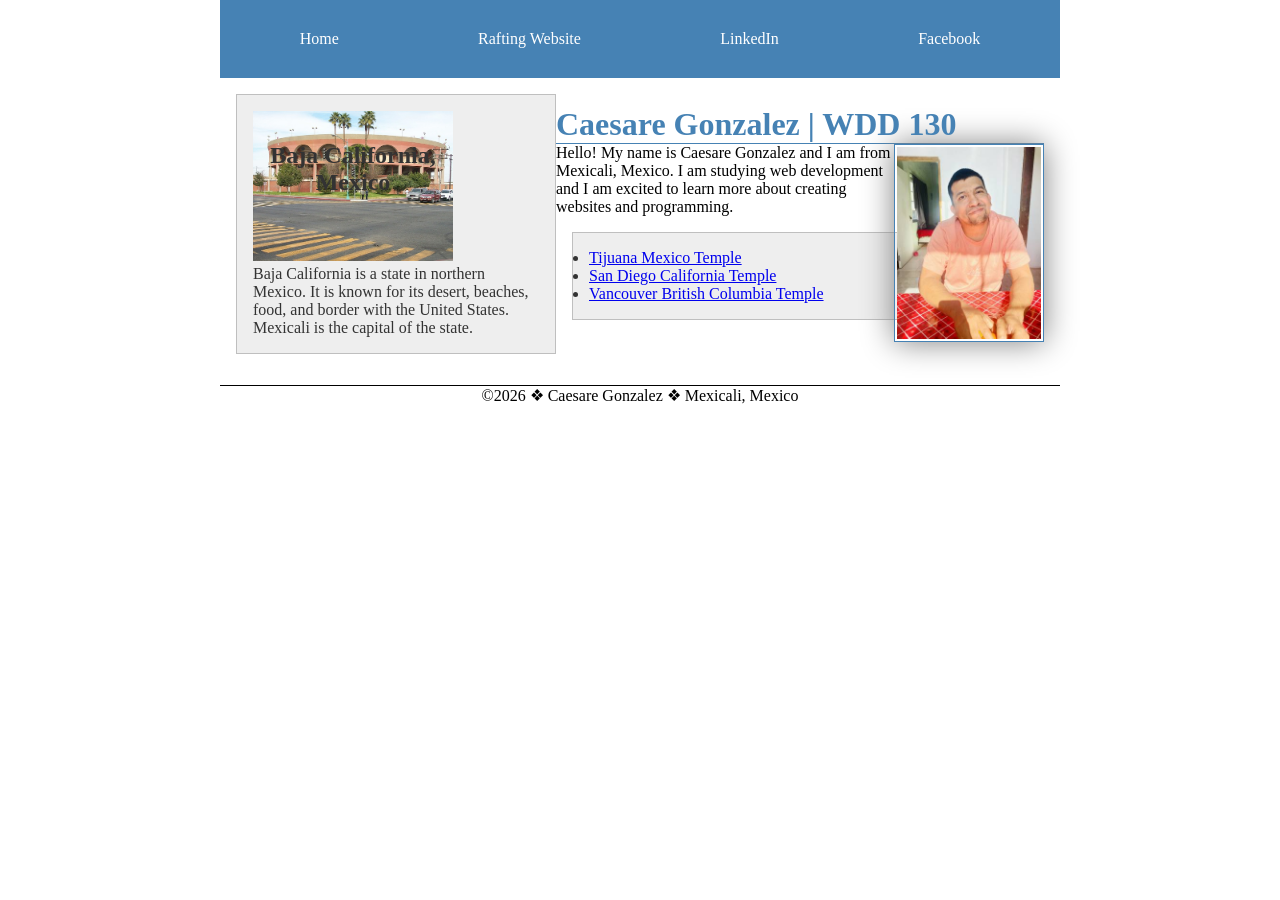
<file: index.html>
<!DOCTYPE html>
<html lang="en">

<head>
    <meta charset="UTF-8">
    <meta name="viewport" content="width=device-width, initial-scale=1.0">
    <title>Caesare Gonzalez | WDD 130</title>
    <meta name="description"
      content="Caesare Gonzalez WDD 130 course home page for web development.">
    <meta name="author" content="Caesare Gonzalez">
    <link rel="stylesheet" href="styles/styles.css">
</head>

<body>

    <header>
        <nav>
            <a href="#">Home</a>
            <a href="wwr/">Rafting Website</a>
            <a href="https://linkedin.com">LinkedIn</a>
            <a href="https://facebook.com">Facebook</a>
        </nav>
    </header>
    <div class="grid">
        <main>
            <h1>Caesare Gonzalez | WDD 130</h1>
            <img src="images/profile.jpg" alt="Profile photo of Caesare Gonzalez" width="200">
            <p>Hello! My name is Caesare Gonzalez and I am from Mexicali, Mexico. I am studying web
                development and I am excited to learn more about creating websites and programming.
            </p>
            <ul class="box">
                <li>
                    <a href="https://www.churchofjesuschrist.org/temples/details/tijuana-mexico-temple?lang=eng"
                      target="_blank">
                        Tijuana Mexico Temple
                    </a>
                </li>
                <li>
                    <a href="https://www.churchofjesuschrist.org/temples/details/san-diego-california-temple?lang=eng"
                      target="_blank">
                        San Diego California Temple
                    </a>
                </li>
                <li>
                    <a href="https://www.churchofjesuschrist.org/temples/details/vancouver-british-columbia-temple?lang=eng"
                      target="_blank">
                        Vancouver British Columbia Temple
                    </a>
                </li>
            </ul>
        </main>
        <aside class="box">

            <h2>Baja California, Mexico</h2>
            <img src="images/mexicali.jpg" alt="Mexicali, Baja California, Mexico">
            <p>Baja California is a state in northern Mexico. It is known for its desert, beaches,
                food,
                and
                border with the United States. Mexicali is the capital of the state.</p>

        </aside>
    </div>
    <footer>
        <p>©2026 ❖ Caesare Gonzalez ❖ Mexicali, Mexico</p>
    </footer>
</body>

</html>
</file>
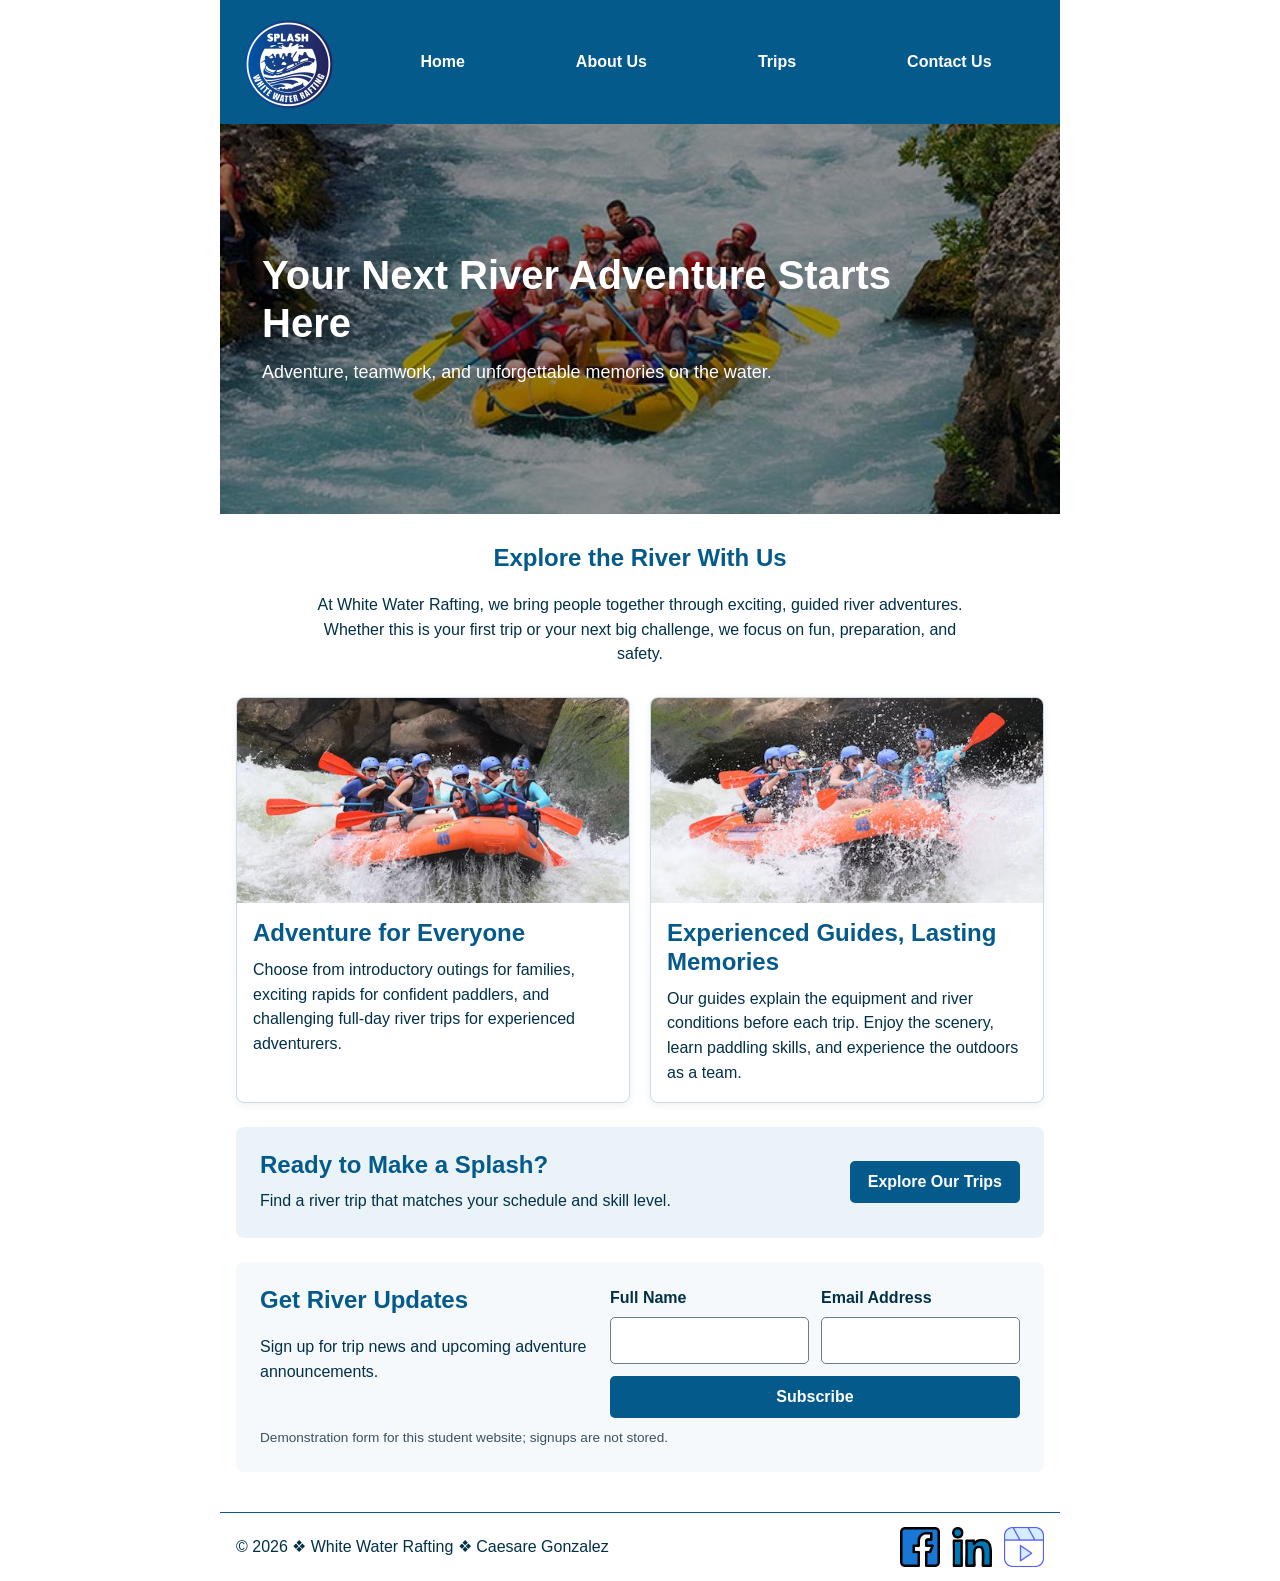
<file: wwr/index.html>
<!DOCTYPE html>
<html lang="en">

<head>
    <meta charset="UTF-8">
    <meta name="viewport" content="width=device-width, initial-scale=1.0">
    <meta name="description"
      content="Discover safe, exciting white water rafting trips for families and adventure seekers. Find your next river adventure.">
    <meta name="author" content="Caesare Gonzalez">
    <title>Home | White Water Rafting</title>
    <link rel="stylesheet" href="styles/rafting.css">
</head>

<body>
    <header class="site-header">
        <a class="brand" href="index.html" aria-label="White Water Rafting home">
            <img src="images/logo.png" alt="White Water Rafting logo" width="100">
        </a>
        <nav class="main-nav" aria-label="Main navigation">
            <a href="index.html">Home</a>
            <a href="about.html">About Us</a>
            <a href="trips.html">Trips</a>
            <a href="contact.html">Contact Us</a>
        </nav>
    </header>
    <main>
        <section class="hero home-hero" aria-labelledby="home-title">
            <img class="hero-image" src="images/hero.jpg"
              alt="Rafting team navigating a white water river">
            <div class="hero-copy">
                <h1 id="home-title">Your Next River Adventure Starts Here</h1>
                <p>Adventure, teamwork, and unforgettable memories on the water.</p>
            </div>
        </section>

        <section class="home-intro" aria-labelledby="welcome-title">
            <h2 id="welcome-title">Explore the River With Us</h2>
            <p>At White Water Rafting, we bring people together through exciting, guided river
                adventures. Whether this is your first trip or your next big challenge, we focus on
                fun, preparation, and safety.</p>
        </section>

        <section class="feature-grid" aria-label="Our purpose and offerings">
            <article class="feature-card">
                <img src="images/rafting2.avif"
                  alt="Guests rafting together over rolling white water" loading="lazy">
                <div class="card-content">
                    <h2>Adventure for Everyone</h2>
                    <p>Choose from introductory outings for families, exciting rapids for confident
                        paddlers, and challenging full-day river trips for experienced adventurers.
                    </p>
                </div>
            </article>
            <article class="feature-card">
                <img src="images/rafting3.avif" alt="Rafting group on a scenic outdoor river"
                  loading="lazy">
                <div class="card-content">
                    <h2>Experienced Guides, Lasting Memories</h2>
                    <p>Our guides explain the equipment and river conditions before each trip. Enjoy
                        the scenery, learn paddling skills, and experience the outdoors as a team.
                    </p>
                </div>
            </article>
        </section>

        <section class="cta" aria-labelledby="trips-action-title">
            <div>
                <h2 id="trips-action-title">Ready to Make a Splash?</h2>
                <p>Find a river trip that matches your schedule and skill level.</p>
            </div>
            <a class="button" href="trips.html">Explore Our Trips</a>
        </section>

        <section class="newsletter" aria-labelledby="newsletter-title">
            <div>
                <h2 id="newsletter-title">Get River Updates</h2>
                <p>Sign up for trip news and upcoming adventure announcements.</p>
            </div>
            <form action="#" method="get">
                <div class="form-field">
                    <label for="newsletter-name">Full Name</label>
                    <input id="newsletter-name" name="name" type="text" autocomplete="name"
                      required>
                </div>
                <div class="form-field">
                    <label for="newsletter-email">Email Address</label>
                    <input id="newsletter-email" name="email" type="email" autocomplete="email"
                      required>
                </div>
                <button type="submit">Subscribe</button>
            </form>
            <p class="form-note">Demonstration form for this student website; signups are not
                stored.</p>
        </section>
    </main>
    <footer class="site-footer">
        <p>© 2026 ❖ White Water Rafting ❖ Caesare Gonzalez</p>
        <nav class="socialmedia" aria-label="Social media">
            <a href="https://facebook.com" aria-label="Facebook"><img src="images/facebook.png"
                  alt="" width="40" height="40" loading="lazy"></a>
            <a href="https://linkedin.com" aria-label="LinkedIn"><img src="images/linkedin.png"
                  alt="" width="40" height="40" loading="lazy"></a>
            <a href="https://instagram.com" aria-label="Instagram"><img src="images/instagram.png"
                  alt="" width="40" height="40" loading="lazy"></a>
        </nav>
    </footer>
</body>

</html>
</file>
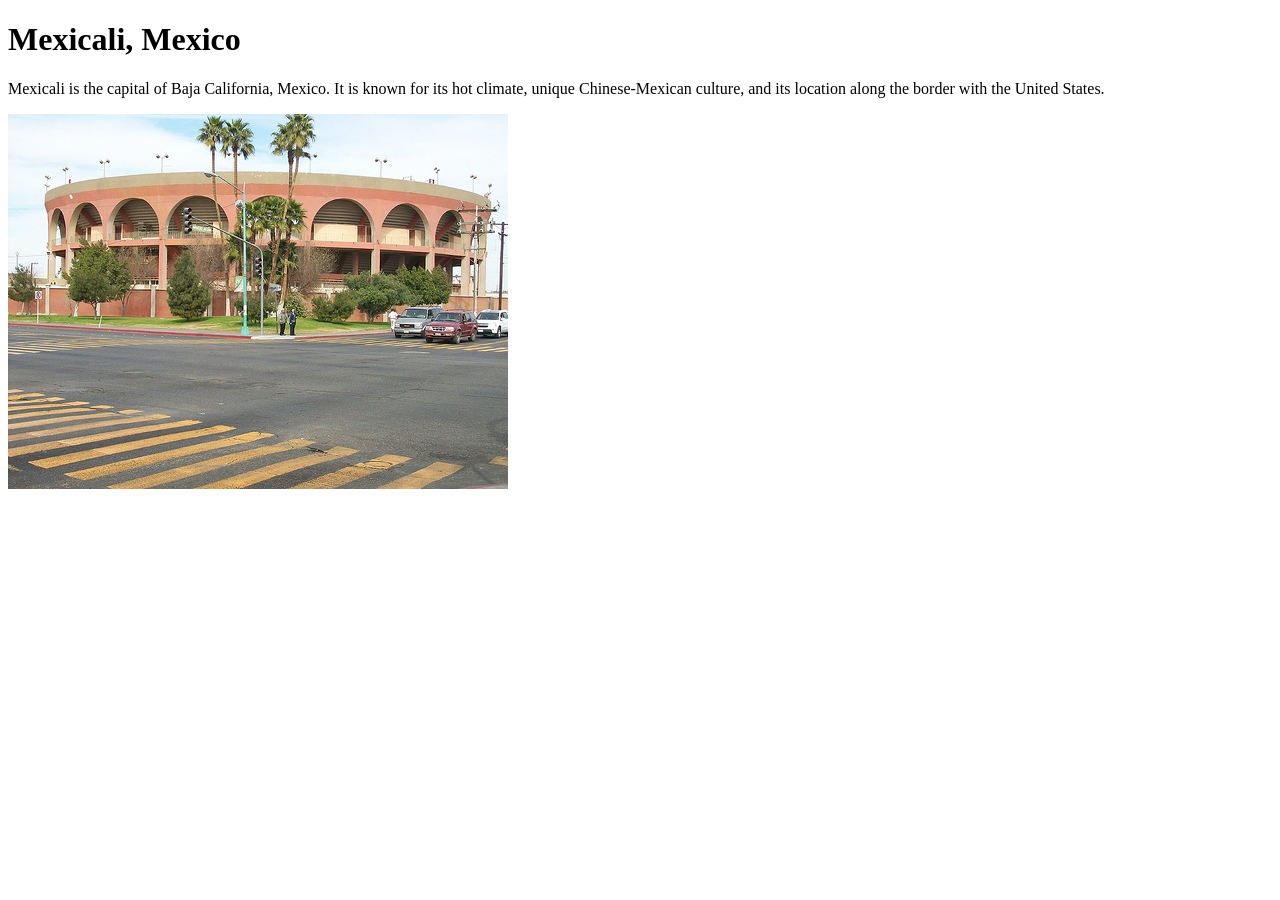
<file: week01/favorite-city.html>
<!DOCTYPE html>
<html lang="en">
<head>
    <meta charset="UTF-8">
    <meta name="viewport" content="width=device-width, initial-scale=1.0">
    <title>My Favorite City</title>
</head>
<body>
  <h1>Mexicali, Mexico</h1>  
  <p>Mexicali is the capital of Baja California, Mexico. It is known for its hot climate, unique Chinese-Mexican culture, and its location along the border with the United States.</p>
<img src="../images/mexicali.jpg" alt="A view of Mexicali, Baja California, Mexico">
</body>
</html>
</file>
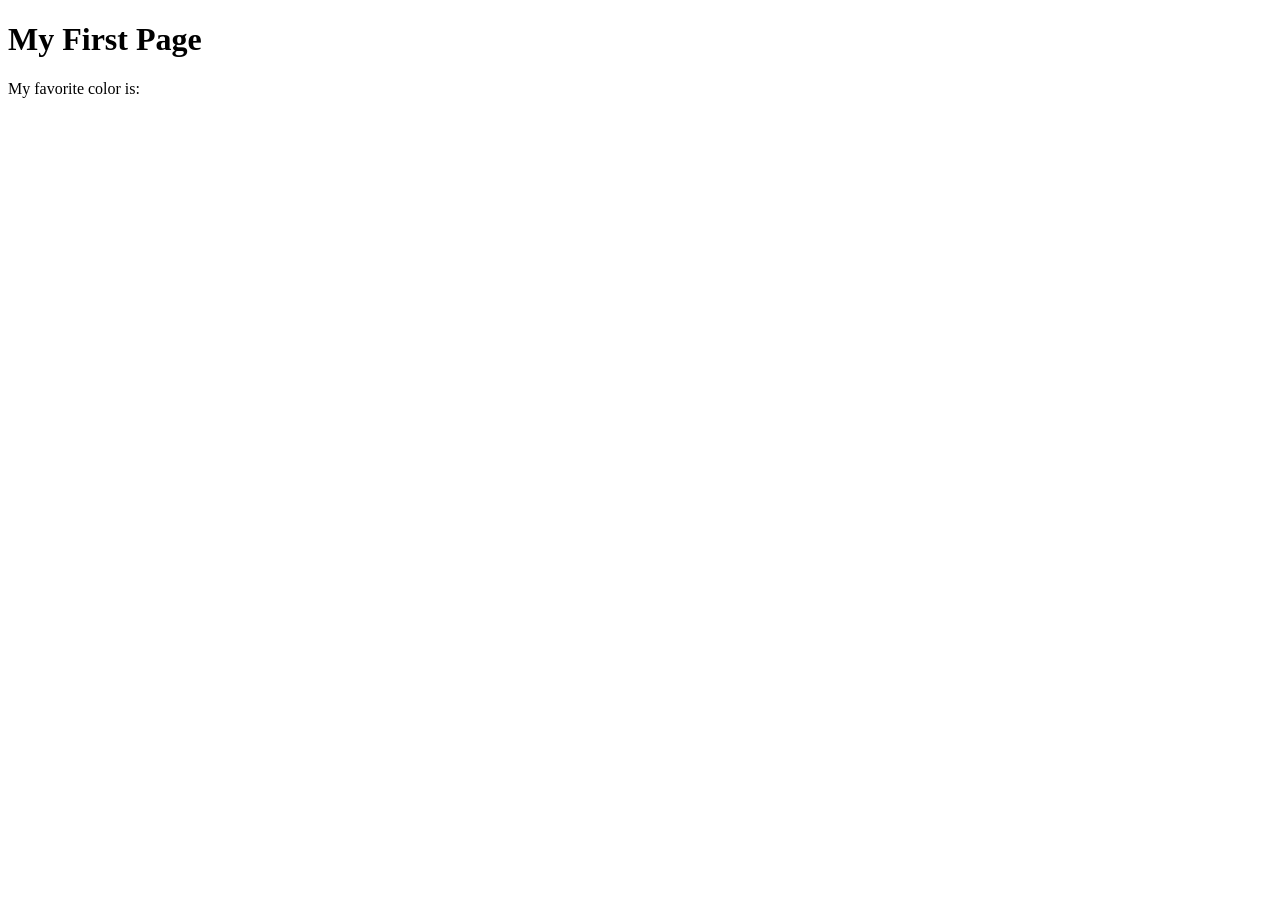
<file: week01/first-page.html>
<!DOCTYPE html>
<html lang="en">
<head>
    <meta charset="UTF-8">
    <meta name="viewport" content="width=device-width, initial-scale=1.0">
    <title>My First Page</title>
</head>
<body>
    <h1>My First Page</h1>
    <p>My favorite color is: </p>
</body>
</html>
</file>
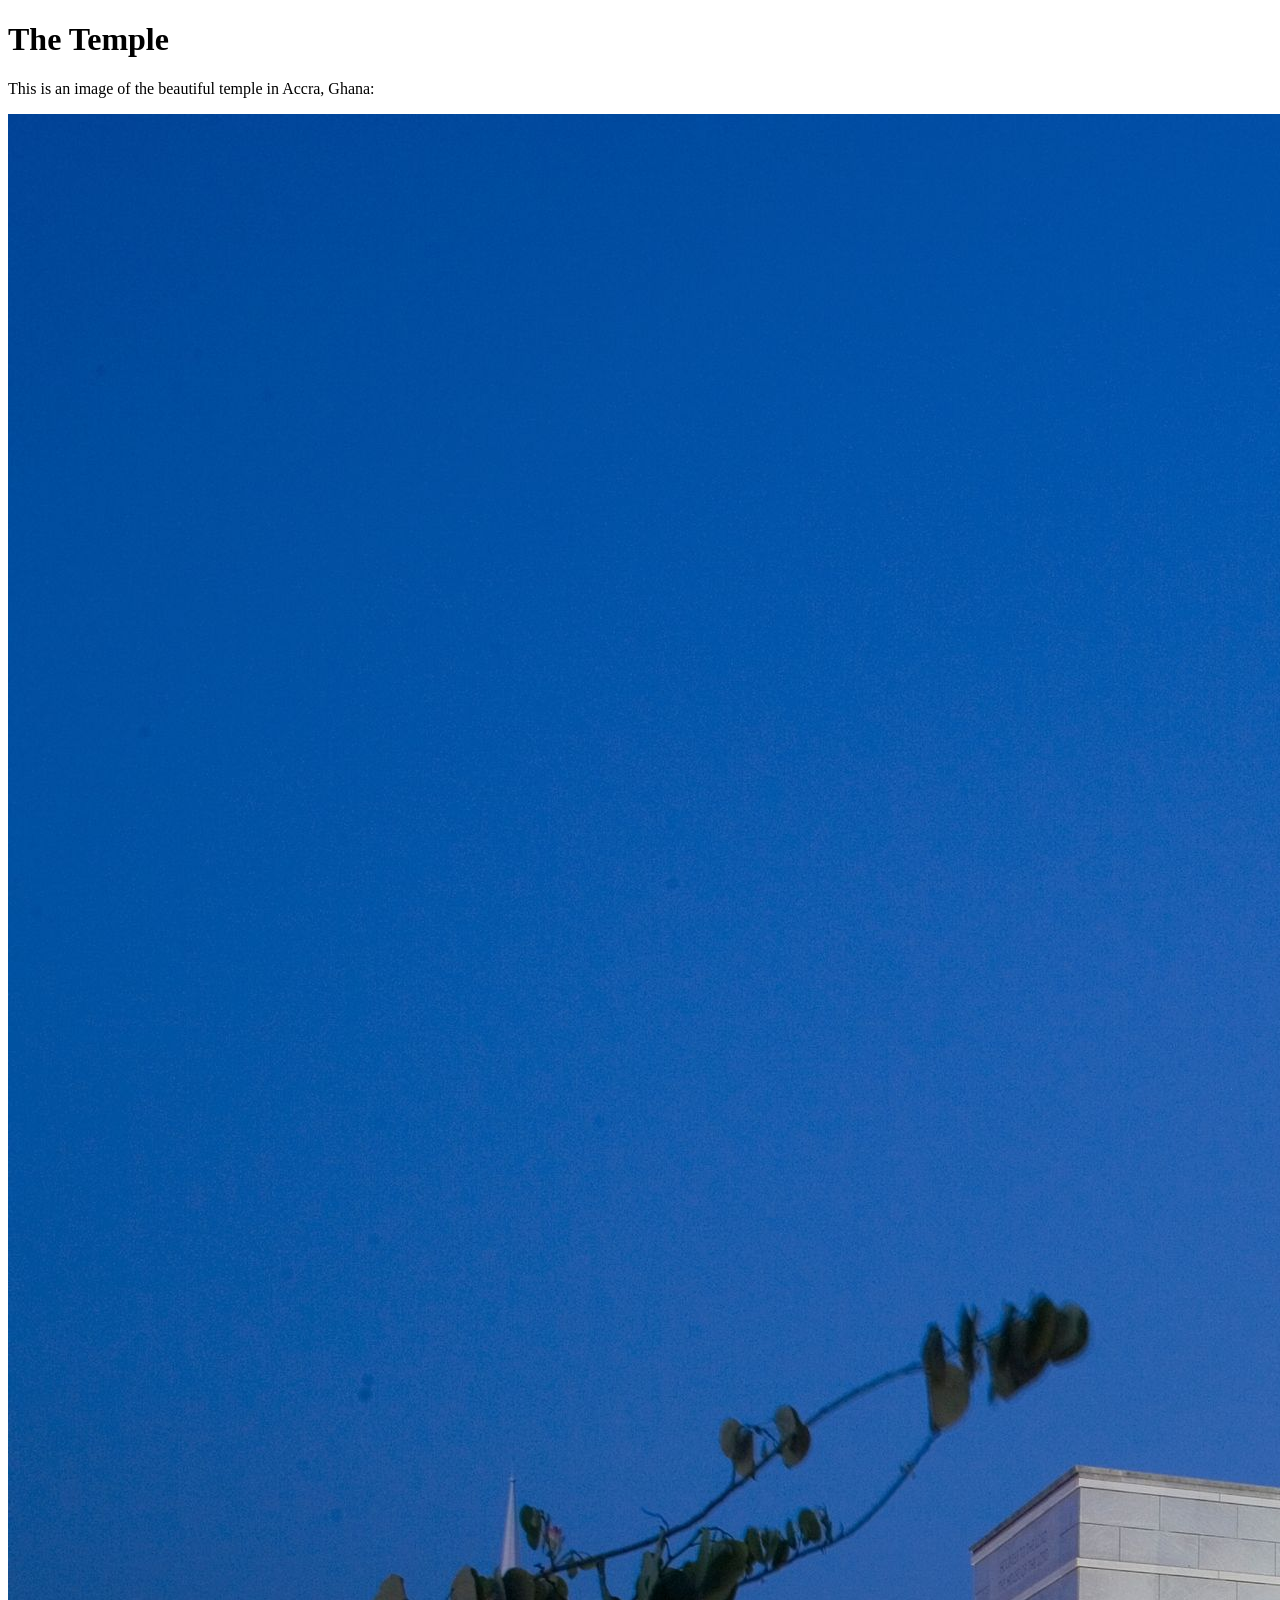
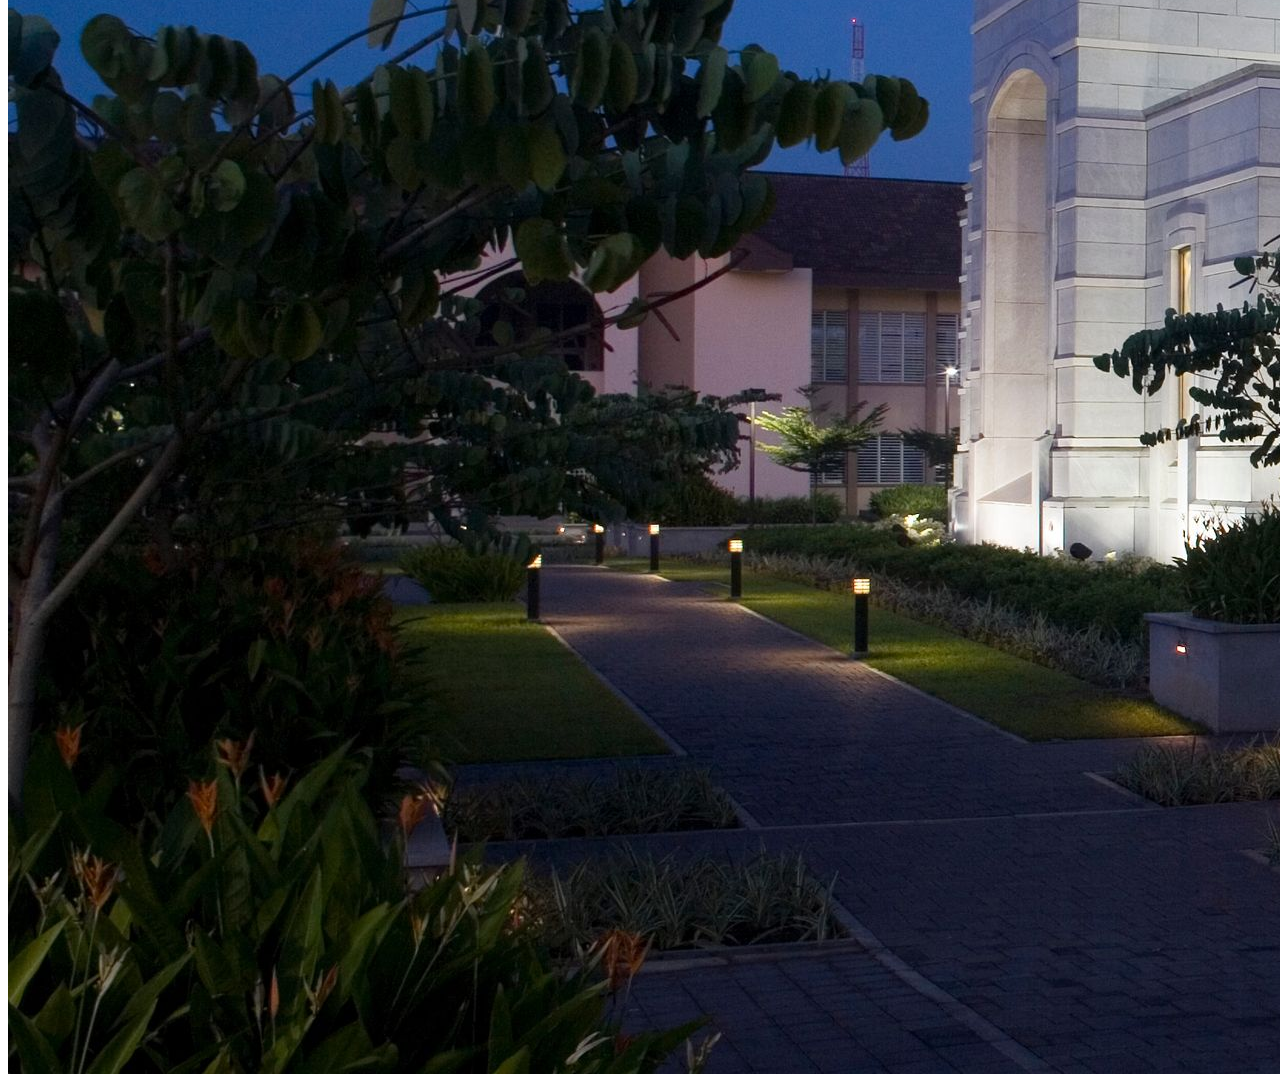
<file: week01/images.html>
<!DOCTYPE html>
<html lang="en">
<head>
    <meta charset="UTF-8">
    <meta name="viewport" content="width=device-width, initial-scale=1.0">
    <title>Temple Image</title>
</head>
<body>
    <h1>The Temple</h1>
    <p>This is an image of the beautiful temple in Accra, Ghana:</p>
    <img src="images/temple-large.jpeg" alt="The Accra Ghana Temple">
    
</body>
</html>
</file>
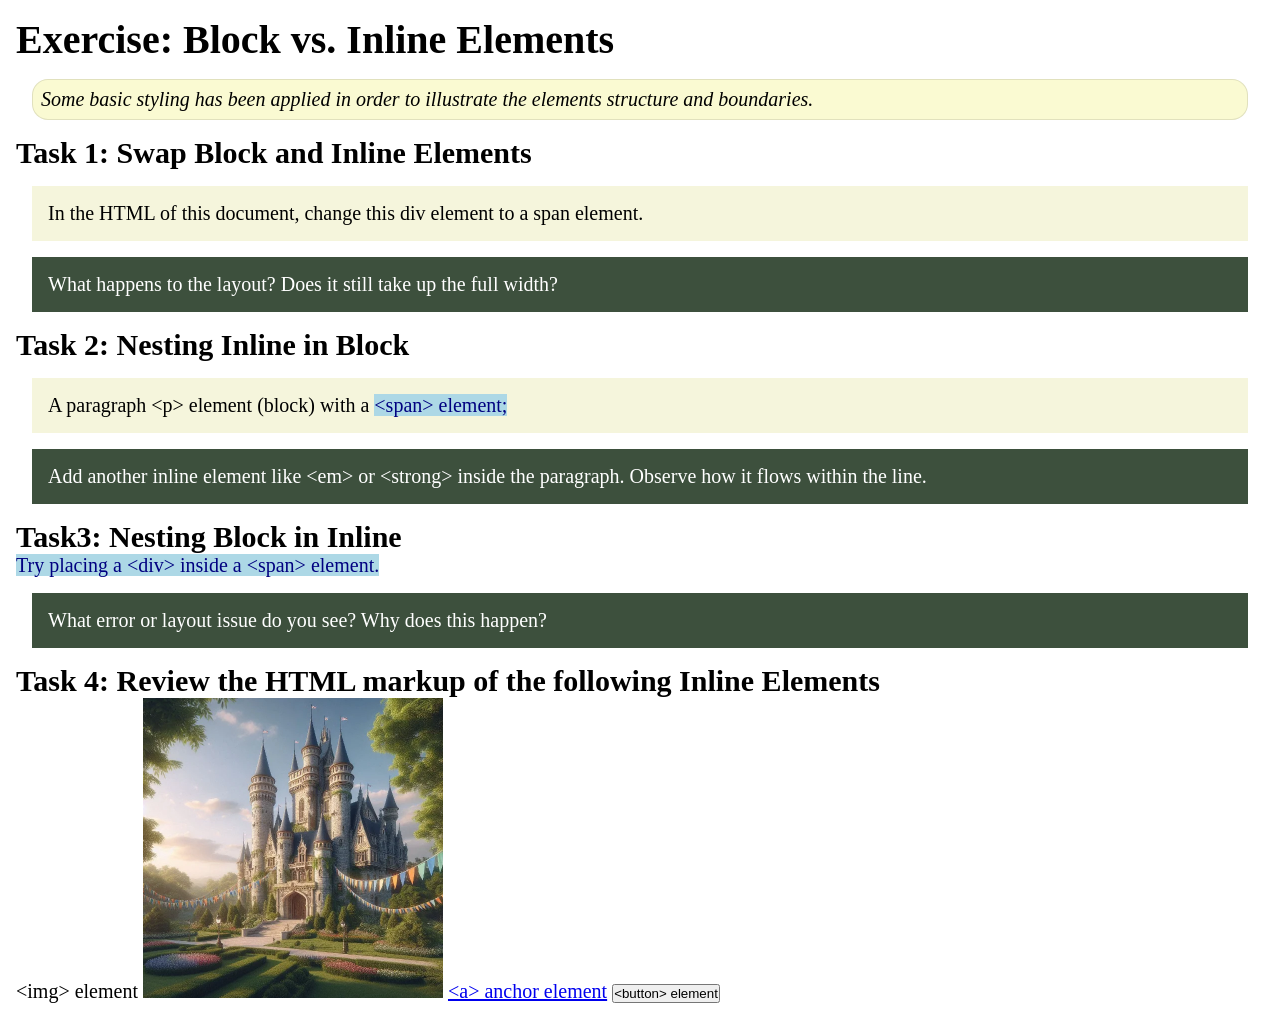
<file: week02/block-vs-inline.html>
<!DOCTYPE html>
<html lang="en">

<head>
    <meta charset="UTF-8">
    <meta name="viewport" content="width=device-width, initial-scale=1.0">
    <title>Exercise: Block vs. Inline Elements</title>
    <link rel="stylesheet" href="styles/block-vs-inline.css">
</head>

<body>
    <main>
        <h1>Exercise: Block vs. Inline Elements</h1>
        <p class="note">Some basic styling has been applied in order to illustrate the elements structure and
            boundaries.</p>

        <h2>Task 1: Swap Block and Inline Elements</h2>
        <div>In the HTML of this document, change this div element to a span element.</div>

        <p class="question">What happens to the layout? Does it still take up the full width?</p>

        <h2>Task 2: Nesting Inline in Block</h2>
        <p>A paragraph &lt;p&gt; element (block) with a <span>&lt;span&gt; element;</span></p>
        <p class="question">Add another inline element like &lt;em&gt; or &lt;strong&gt; inside the paragraph. Observe
            how it flows within the line.</p>

        <h2>Task3: Nesting Block in Inline</h2>
        <span>Try placing a &lt;div&gt; inside a &lt;span&gt; element.</span>
            <p class="question">What error or layout issue do you see? Why does this happen?</p>


            <h2>Task 4: Review the HTML markup of the following Inline Elements</h2>
        &lt;img&gt; element
        <img src="images/castle.webp" alt="placeholder image (images are inline)" width="300" height="300">
        <a href="https://churchofjesuschrist.org">&lt;a&gt; anchor element</a>
        <button type="button">&lt;button&gt; element</button>
    </main>
</body>

</html>
</file>
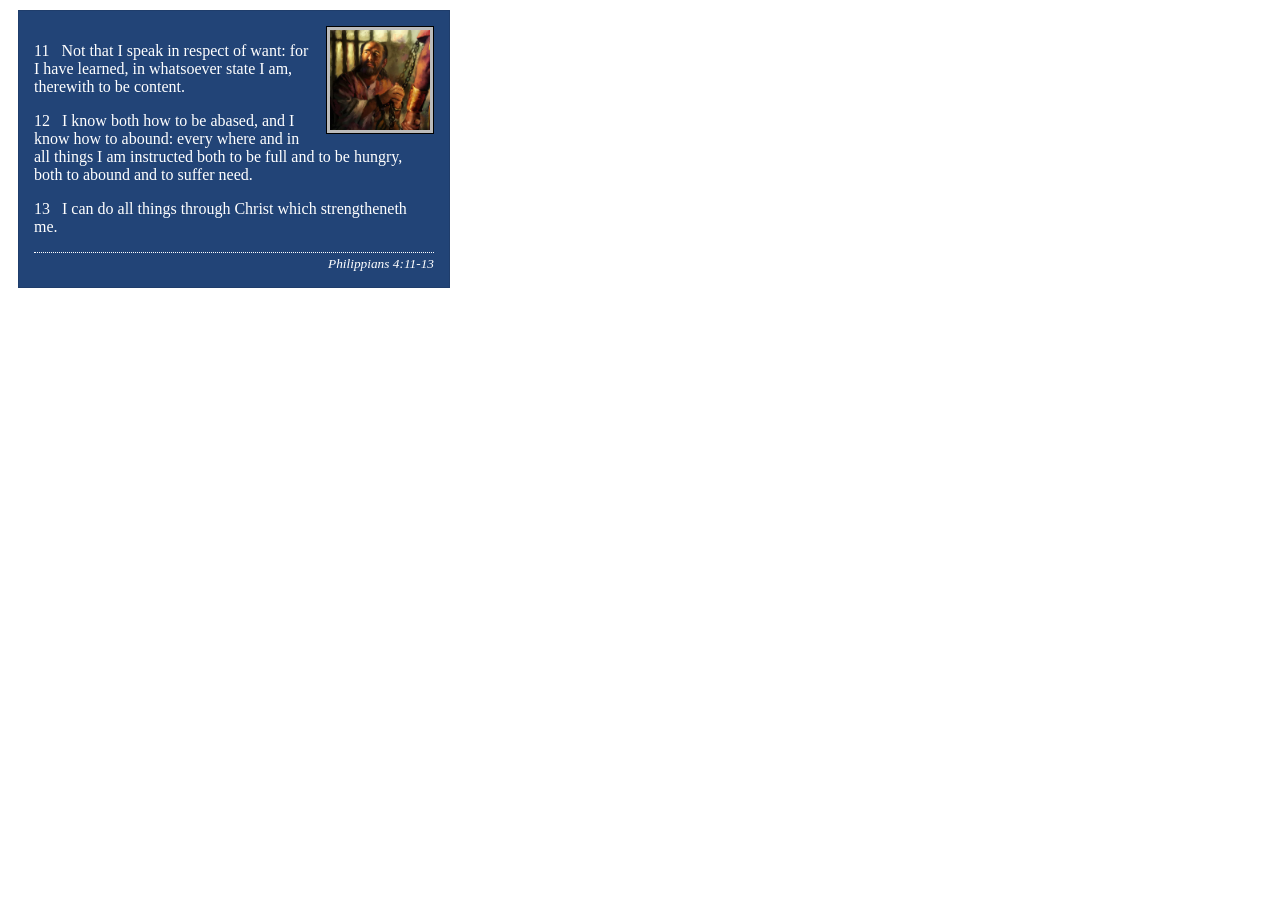
<file: week02/box-model-solution.html>
<!DOCTYPE html>
<html lang="en">
<head>
    <meta charset="UTF-8">
    <meta name="viewport" content="width=device-width, initial-scale=1.0">
    <title>Box Model Activity</title>
    <link rel="stylesheet" href="styles/box-model-solution.css">
</head>
<body>
    <main>
        <div class="callout">
            <img src="images/apostle-paul-imprisoned.webp" alt="Paul the Apostle - Imprisoned in Rome" width="200" height="200">
            <blockquote>
                <p>11 &nbsp; Not that I speak in respect of want: for I have learned, in whatsoever state I am, therewith to be content.</p>
                <p>12 &nbsp; I know both how to be abased, and I know how to abound: every where and in all things I am instructed both to be full and to be hungry, both to abound and to suffer need.</p>
                <p>13 &nbsp; I can do all things through Christ which strengtheneth me.</p>
            </blockquote>
            <cite>Philippians 4:11-13</cite>
        </div>
    </main>
</body>
</html>
</file>
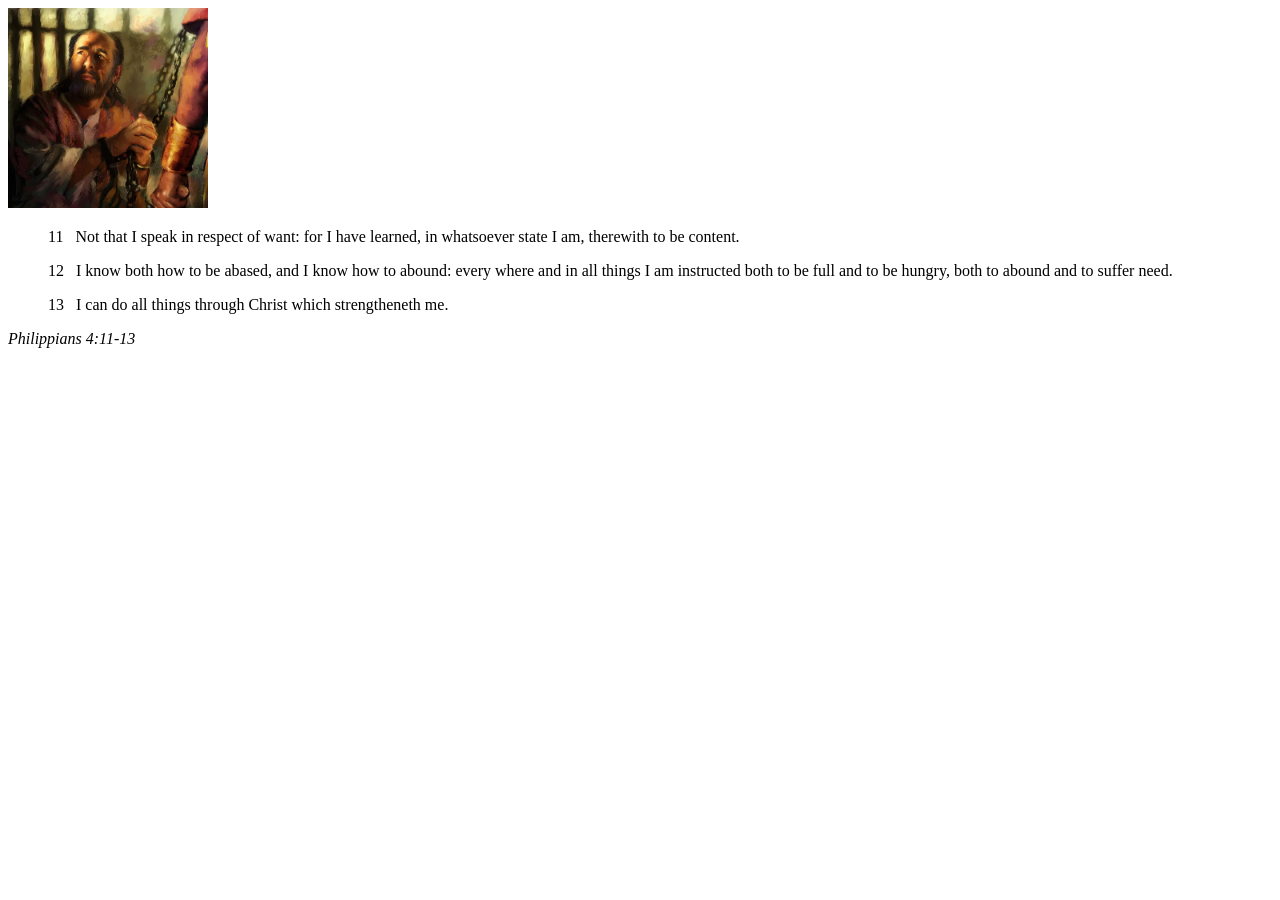
<file: week02/box-model.html>
<!DOCTYPE html>
<html lang="en">
<head>
    <meta charset="UTF-8">
    <meta name="viewport" content="width=device-width, initial-scale=1.0">
    <title>Box Model Activity</title>
</head>
<body>
    <main>
        <div class="callout">
            <img src="images/apostle-paul-imprisoned.webp" alt="Paul the Apostle - Imprisoned in Rome" width="200" height="200">
            <blockquote>
                <p>11 &nbsp; Not that I speak in respect of want: for I have learned, in whatsoever state I am, therewith to be content.</p>
                <p>12 &nbsp; I know both how to be abased, and I know how to abound: every where and in all things I am instructed both to be full and to be hungry, both to abound and to suffer need.</p>
                <p>13 &nbsp; I can do all things through Christ which strengtheneth me.</p>
            </blockquote>
            <cite>Philippians 4:11-13</cite>
        </div>
    </main>
</body>
</html>
</file>
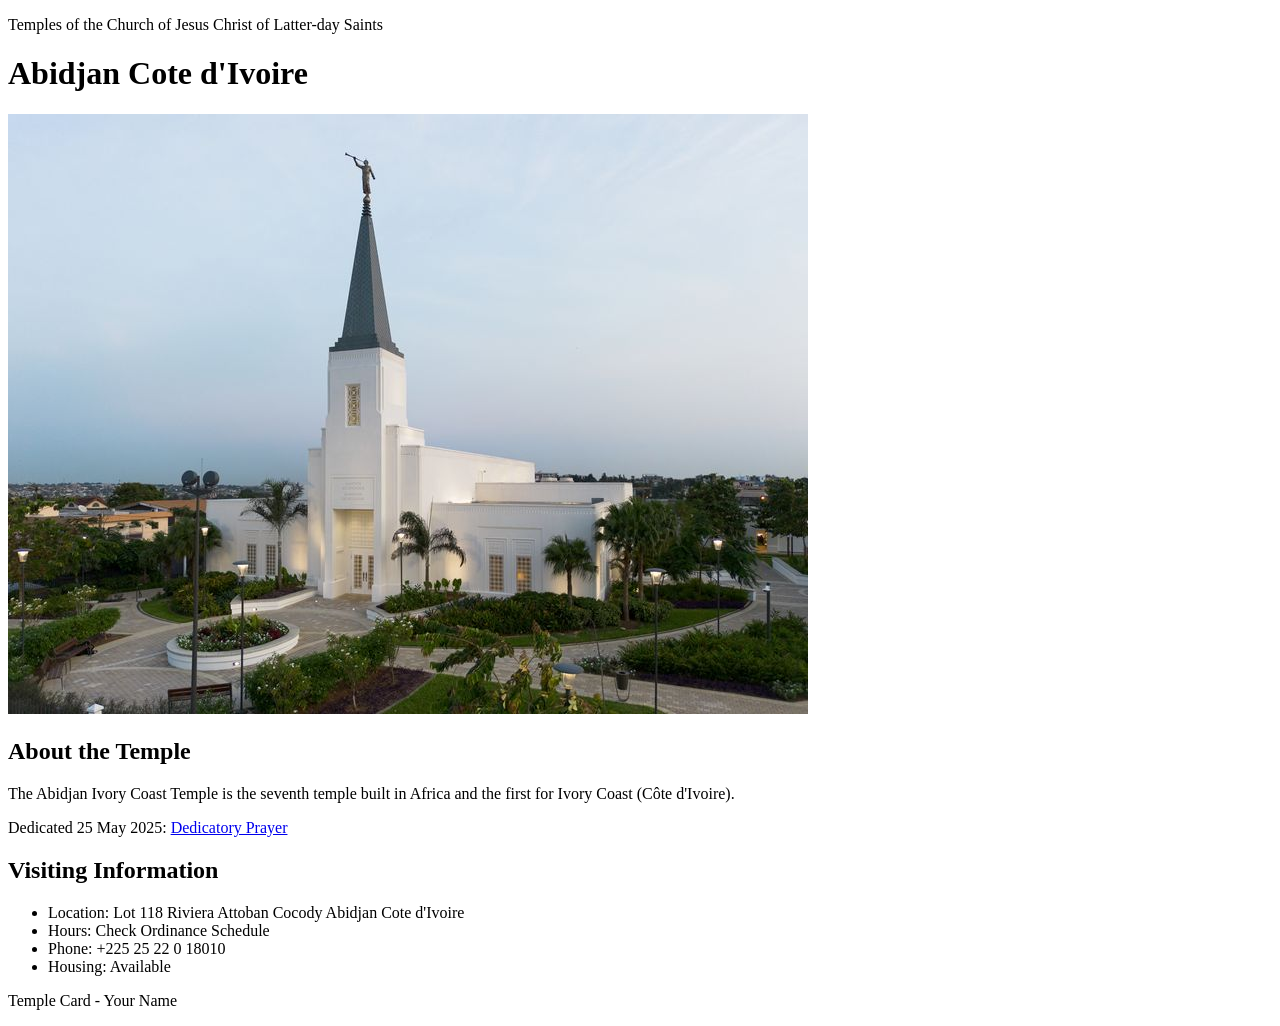
<file: week02/temple.html>
<!DOCTYPE html>
<html lang="en">

<head>
    <meta charset="UTF-8">
    <meta name="viewport" content="width=device-width, initial-scale=1.0">
    <title>Temple Card - Abidjan Cote d'Ivoire</title>
</head>

<body>
    <header>
        <p>Temples of the Church of Jesus Christ of Latter-day Saints</p>
    </header>
    <main>
        <h1>Abidjan Cote d'Ivoire</h1>
        <picture>
            <img src="images/abidjan-ivory-coast.jpeg" alt="Abidjan Cote d'Ivoire Temple">
        </picture>
        <section>
            <h2>About the Temple</h2>
            <p>The Abidjan Ivory Coast Temple is the seventh temple built in Africa and the first for Ivory Coast (Côte
                d'Ivoire).</p>
            <p>Dedicated 25 May 2025: <a
                    href="https://www.churchofjesuschrist.org/temples/dedicatory-prayer/abidjan-ivory-coast-temple/2025-05-25?lang=eng"
                    target="_blank" rel="noopener noreferrer">Dedicatory Prayer</a></p>
        </section>
        <section>
            <h2>Visiting Information</h2>
            <ul>
                <li>Location: Lot 118 Riviera Attoban Cocody Abidjan Cote d'Ivoire</li>
                <li>Hours: Check Ordinance Schedule</li>
                <li>Phone: +225 25 22 0 18010</li>
                <li>Housing: Available</li>
            </ul>
        </section>
    </main>
    <footer>
        <p>Temple Card - Your Name</p>
    </footer>
</body>

</html>
</file>
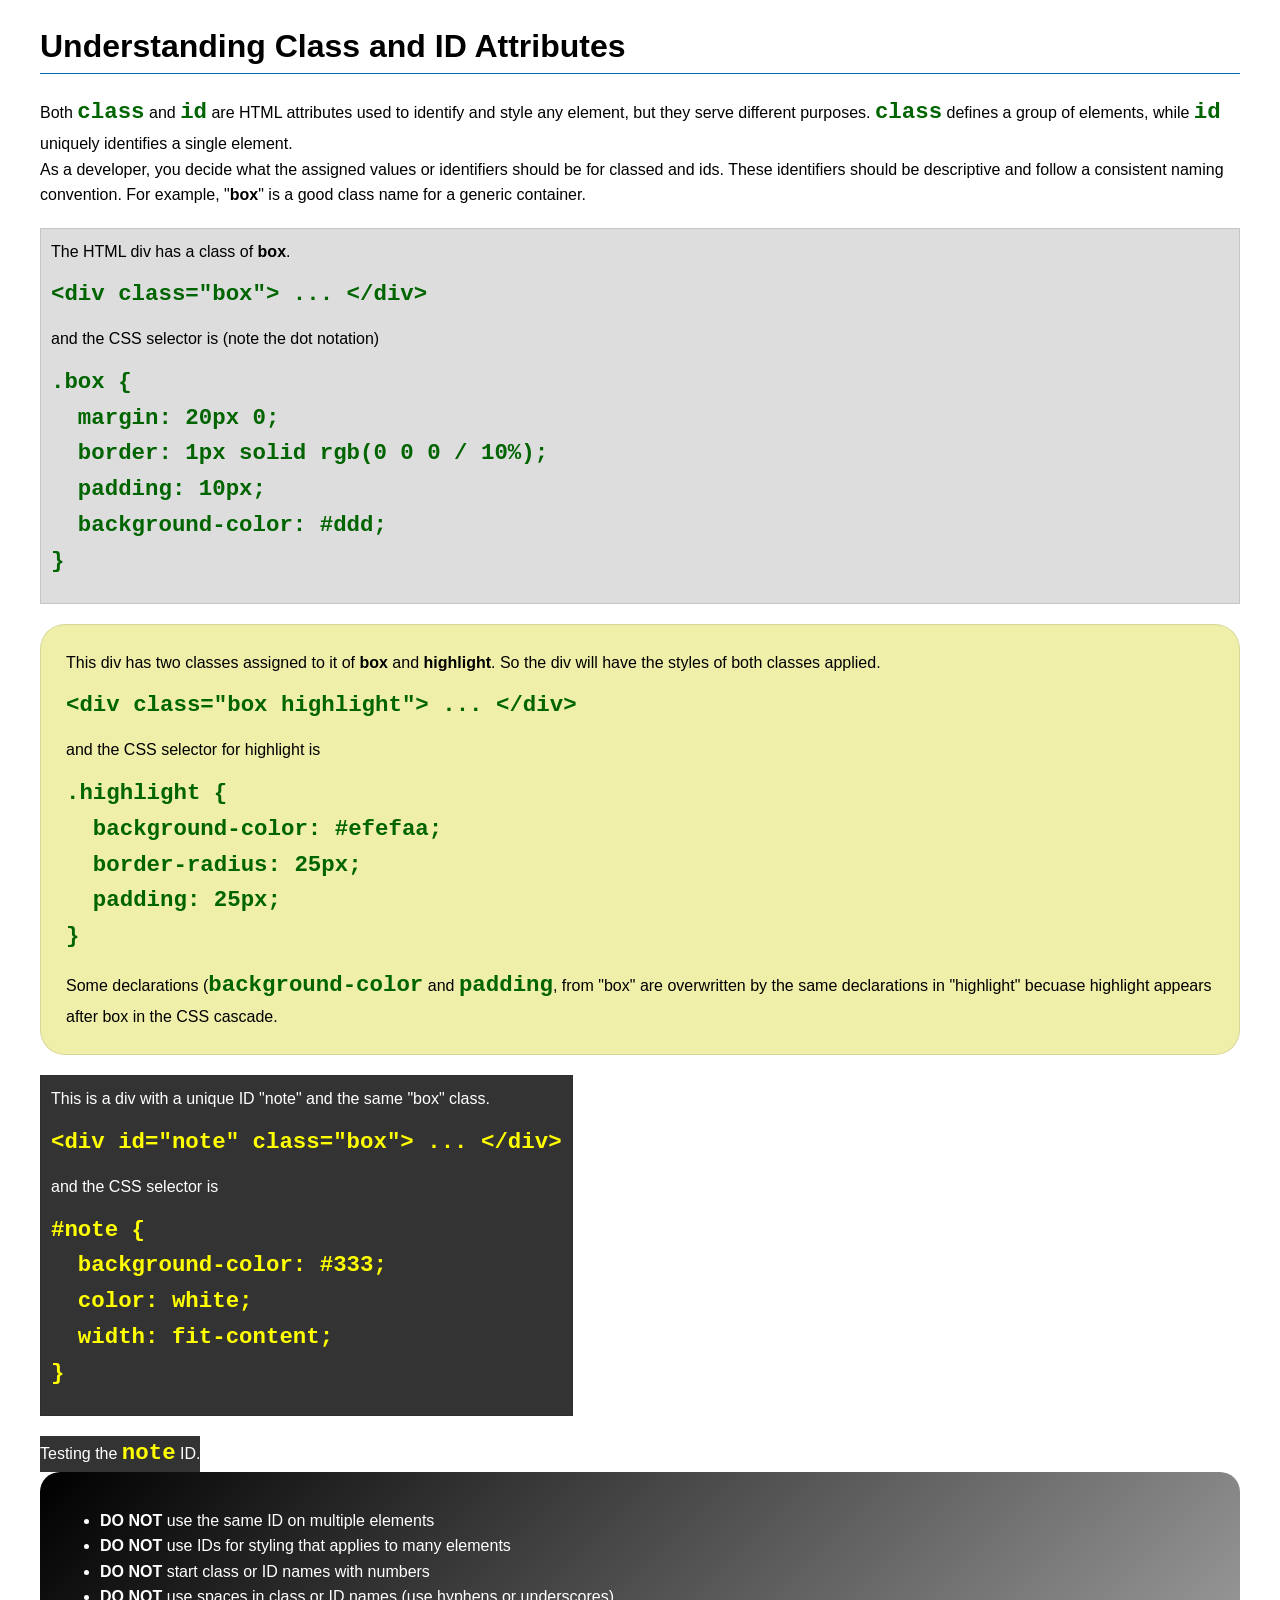
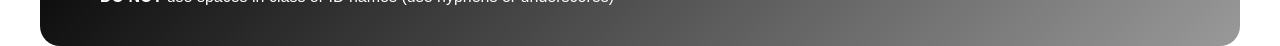
<file: week03/class-and-id.html>
<!DOCTYPE html>
<html lang="en">

<head>
    <meta charset="UTF-8">
    <meta name="viewport" content="width=device-width, initial-scale=1.0">
    <title>Class vs ID Attributes</title>
    <link rel="stylesheet" href="styles/class-and-id.css">
</head>

<body>
    <h1>Understanding Class and ID Attributes</h1>
    <p>Both <code>class</code> and <code>id</code> are HTML attributes used to identify and style any element, but they
        serve different purposes. <code>class</code> defines a group of elements, while <code>id</code> uniquely
        identifies a single element.</p>
    <p>As a developer, you decide what the assigned values or identifiers should be for classed and ids. These
        identifiers should be
        descriptive and follow a consistent naming convention. For example, "<strong>box</strong>" is a good class name
        for a generic container.</p>
    <div class="box">
        <p>The HTML div has a class of <strong>box</strong>.</p>
        <pre><code class="html">&lt;div class="box"&gt; ... &lt;/div&gt;</code></pre>
        and the CSS selector is (note the dot notation)
        <pre><code class="css">.box {
  margin: 20px 0;
  border: 1px solid rgb(0 0 0 / 10%);
  padding: 10px;
  background-color: #ddd; 
}</code></pre>
    </div>

    <div class="box highlight">
        <p>This div has two classes assigned to it of <strong>box</strong> and <strong>highlight</strong>. So the div
            will have the styles of both classes applied.</p>
        <pre><code class="html">&lt;div class="box highlight"&gt; ... &lt;/div&gt;</code></pre>
        and the CSS selector for highlight is
        <pre><code class="css">.highlight {
  background-color: #efefaa;
  border-radius: 25px;
  padding: 25px;
}</code></pre>
<p>Some declarations (<code>background-color</code> and <code>padding</code>, from "box" are overwritten by the same declarations in "highlight" becuase highlight appears after box in the CSS cascade.</p>
    </div>

    <div id="note" class="box">
        <p>This is a div with a unique ID "note" and the same "box" class.</p>
        <pre><code class="html">&lt;div id="note" class="box"&gt; ... &lt;/div&gt;</code></pre>
        and the CSS selector is
        <pre><code class="css">#note {
  background-color: #333;
  color: white;
  width: fit-content;
}</code></pre>
    </div>

    <div id="note">
        <p>Testing the <code>note</code> ID.</p>
    </div>

    <section id="best-practice">
        <ul>
            <li><strong>DO NOT</strong> use the same ID on multiple elements</li>
            <li><strong>DO NOT</strong> use IDs for styling that applies to many elements</li>
            <li><strong>DO NOT</strong> start class or ID names with numbers</li>
            <li><strong>DO NOT</strong> use spaces in class or ID names (use hyphens or underscores)</li>
        </ul>
    </section>




</body>

</html>
</file>
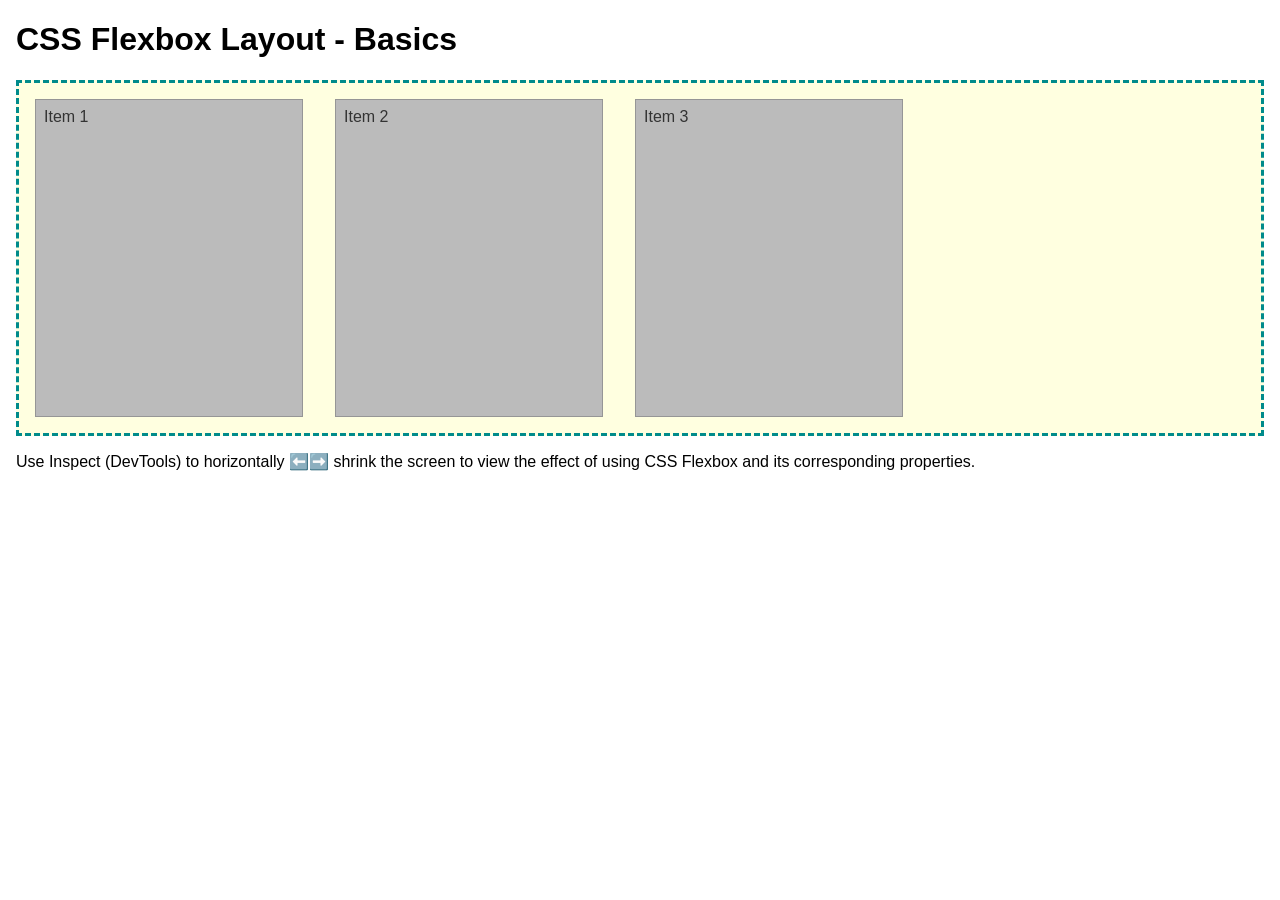
<file: week04/flexbox-layout.html>
<!DOCTYPE html>
<html lang="en">
<head>
    <meta charset="UTF-8">
    <meta name="viewport" content="width=device-width, initial-scale=1.0">
    <title>CSS Flexbox Layout - Basics</title>
    <link rel="stylesheet" href="styles/flexbox.css">
</head>
<body>
    <main>
        <h1>CSS Flexbox Layout - Basics</h1>
        <div class="flex-container">
            <div class="flex-item item1">Item 1</div>
            <div class="flex-item item2">Item 2</div>
            <div class="flex-item item3">Item 3</div>
        </div>
        <p>Use Inspect (DevTools) to horizontally ⬅️➡️ shrink the screen to view the effect of using CSS Flexbox and its corresponding properties.</p>
    </main>
</body>
</html>
</file>
<file: styles/styles.css>
* {
    margin: 0;
    padding: 0;
    box-sizing: border-box;
}

nav {
    background-color: steelblue;
    padding: 10px;
    display: flex;
    justify-content: space-around;
    align-items: center;
}

nav a {
    color: white;
    padding: 20px;
    display: block;
    text-decoration: none;
}

h1 {
    color: steelblue;
    border-bottom: 1px solid steelblue;
}

header,
.grid,
footer {
    max-width: 840px;
    margin: 0 auto;
}

.grid {
    display: grid;
    align-items: center;
    grid-template-columns: 20rem 1fr;
}

aside {
    width: 20rem;
    position: relative;
    grid-column: 1;
    grid-row: 1;
}

aside h2 {
    position: absolute;
    top: 47px;
    left: 16px;
    width: 200px;
    text-align: center;
}

aside img {
    width: 200px;
    height: auto;
}

main {
    grid-column: 2;
    margin: 1rem;
}

main img {
    width: 150px;
    height: auto;
    border: 1px solid steelblue;
    padding: 2px;
    box-shadow: 0 0 30px gray;
    float: right;
}

p {
    padding: 0;
}

footer {
    margin-top: 15px;
    border-top: 1px solid #000;
    text-align: center;
}

/* Class Selectors */
.box {
    margin: 1rem;
    border: 1px solid rgb(0 0 0 / 0.2);
    padding: 1rem;
    background-color: #eee;
    color: #333;
}
</file>
<file: wwr/styles/rafting.css>
/* Shared stylesheet for all four White Water Rafting pages */
:root {
    --primary-color: #055a8c;
    --accent1-color: #023047;
    --light-color: #eaf4f8;
    --border-color: #ccdce6;
    --heading-font: Arial, sans-serif;
    --body-font: Arial, sans-serif;
}

* {
    box-sizing: border-box;
}

html {
    scroll-behavior: smooth;
}

body {
    margin: 0;
    color: var(--accent1-color);
    font-family: var(--body-font);
    line-height: 1.55;
}

img {
    max-width: 100%;
}

header,
main,
footer {
    width: 100%;
    max-width: 840px;
    margin-left: auto;
    margin-right: auto;
}

main {
    padding-bottom: 16px;
}

h1,
h2,
h3 {
    font-family: var(--heading-font);
    line-height: 1.2;
}

h1 {
    font-size: clamp(1.65rem, 4vw, 2.5rem);
}

h2 {
    color: var(--primary-color);
    font-size: 1.5rem;
}

h3 {
    color: var(--accent1-color);
    font-size: 1.2rem;
}

p {
    margin: 0.6rem 0 1rem;
}

section {
    margin: 24px 16px;
}

a:focus-visible,
button:focus-visible,
input:focus-visible,
textarea:focus-visible {
    outline: 3px solid #cc6500;
    outline-offset: 3px;
}

/* Consistent site chrome */
.site-header {
    display: grid;
    grid-template-columns: 120px 1fr;
    align-items: center;
    gap: 12px;
    padding: 12px 16px;
    background: var(--primary-color);
}

.brand {
    display: inline-flex;
    align-items: center;
}

.brand img {
    display: block;
    width: 100px;
    height: auto;
}

.main-nav {
    display: flex;
    flex-wrap: wrap;
    gap: 6px;
    justify-content: space-around;
    align-items: center;
}

.main-nav a {
    display: inline-block;
    padding: 9px;
    color: #fff;
    font-weight: 700;
    text-decoration: none;
    border-radius: 4px;
}

.main-nav a:hover,
.main-nav a:focus-visible {
    background: var(--accent1-color);
}

.site-footer {
    display: flex;
    justify-content: space-between;
    align-items: center;
    flex-wrap: wrap;
    gap: 12px;
    padding: 14px 16px;
    border-top: 1px solid var(--primary-color);
}

.site-footer p {
    margin: 0;
}

.socialmedia {
    display: flex;
    align-items: center;
    gap: 12px;
}

.socialmedia a {
    display: inline-flex;
}

.socialmedia img {
    width: 40px;
    height: 40px;
}

/* Hero pages */
.hero {
    position: relative;
    margin: 0;
    overflow: hidden;
}

.hero-image {
    display: block;
    width: 100%;
    height: auto;
}

.about-hero h1 {
    position: absolute;
    top: 12px;
    left: 0;
    width: 100%;
    padding: 12px;
    margin: 0;
    color: #fff;
    background: var(--accent1-color);
    text-align: center;
}

.about-hero article {
    position: absolute;
    bottom: 14px;
    right: 14px;
    left: 14px;
    display: flow-root;
    padding: 12px;
    background: #fff;
    color: var(--accent1-color);
}

.about-hero article img {
    width: 112px;
    height: 85px;
    object-fit: cover;
    float: right;
    margin-left: 16px;
}

.about-hero article p {
    margin: 0;
}

.home-hero {
    margin-bottom: 26px;
    background: var(--accent1-color);
}

.home-hero .hero-image {
    max-height: 390px;
    min-height: 310px;
    object-fit: cover;
    filter: brightness(0.58);
}

.home-hero .hero-copy {
    position: absolute;
    left: 5%;
    right: 5%;
    top: 50%;
    transform: translateY(-50%);
    max-width: 660px;
    color: #fff;
}

.home-hero h1 {
    margin: 0 0 12px;
    color: #fff;
}

.home-hero p {
    margin: 0;
    font-size: 1.12rem;
}

/* Home page */
.home-intro {
    max-width: 700px;
    text-align: center;
    margin: 30px auto;
    padding: 0 16px;
}

.feature-grid {
    display: grid;
    grid-template-columns: repeat(2, minmax(0, 1fr));
    gap: 20px;
}

.feature-card,
.trip-card {
    overflow: hidden;
    border: 1px solid var(--border-color);
    border-radius: 8px;
    background: #fff;
    box-shadow: 0 2px 7px rgb(2 48 71 / 8%);
}

.feature-card > img,
.trip-card > img {
    display: block;
    width: 100%;
    height: 205px;
    object-fit: cover;
}

.card-content {
    padding: 16px;
}

.card-content h2,
.card-content h3 {
    margin: 0 0 10px;
}

.card-content p {
    margin-bottom: 0;
}

.cta {
    display: flex;
    justify-content: space-between;
    align-items: center;
    gap: 20px;
    padding: 24px;
    border-radius: 8px;
    background: var(--light-color);
}

.cta h2 {
    margin: 0;
}

.cta p {
    margin-bottom: 0;
}

.button,
button {
    display: inline-block;
    padding: 12px 18px;
    background: var(--primary-color);
    border: 0;
    border-radius: 5px;
    color: #fff;
    text-decoration: none;
    font: 700 1rem var(--body-font);
    cursor: pointer;
    text-align: center;
}

.button:hover,
button:hover {
    background: var(--accent1-color);
}

.newsletter {
    display: grid;
    grid-template-columns: 1fr 1.25fr;
    column-gap: 22px;
    align-items: start;
    padding: 24px;
    border-radius: 8px;
    background: #f5f9fb;
}

.newsletter h2 {
    margin-top: 0;
}

.newsletter form {
    display: grid;
    grid-template-columns: 1fr 1fr;
    gap: 12px;
    align-items: end;
}

.newsletter button {
    grid-column: 1 / -1;
}

.form-field {
    display: grid;
    gap: 6px;
}

label {
    font-weight: 700;
}

input[type="text"],
input[type="email"],
textarea {
    width: 100%;
    min-width: 0;
    padding: 10px;
    border: 1px solid #6b7d86;
    border-radius: 5px;
    font: inherit;
    background: #fff;
    color: var(--accent1-color);
}

.form-note {
    font-size: 0.85rem;
    color: #3a5260;
}

.newsletter > .form-note {
    grid-column: 1 / -1;
    margin-bottom: 0;
}

/* Trips page */
.trips-heading {
    display: grid;
    grid-template-columns: 1fr auto;
    gap: 22px;
    align-items: center;
    background: var(--light-color);
    border-radius: 8px;
    padding: 26px;
}

.trips-heading h1 {
    margin: 0;
    color: var(--accent1-color);
}

.trips-heading p {
    margin-bottom: 0;
}

.trip-section h2 {
    text-align: center;
}

.trip-grid {
    display: grid;
    grid-template-columns: repeat(3, minmax(0, 1fr));
    gap: 16px;
}

.trip-card > img {
    height: 160px;
}

.trip-card .card-content {
    padding: 14px;
}

.trip-detail {
    padding: 12px;
    border-radius: 5px;
    background: var(--light-color);
    font-size: 0.9rem;
}

.trips-table-section {
    padding: 18px;
    border: 1px solid var(--border-color);
    border-radius: 8px;
}

.trips-table-section h2 {
    margin-top: 0;
}

.table-scroll {
    width: 100%;
    overflow-x: auto;
}

table {
    width: 100%;
    min-width: 570px;
    border-collapse: collapse;
    font-size: 0.92rem;
}

caption {
    text-align: left;
    font-size: 0.85rem;
    padding: 8px 0;
    color: #3a5260;
}

th,
td {
    padding: 10px;
    border: 1px solid var(--border-color);
    text-align: left;
}

thead {
    background: var(--primary-color);
    color: #fff;
}

tbody tr:nth-child(even) {
    background: var(--light-color);
}

/* About Us page */
.history {
    display: grid;
    grid-template-columns: 1fr 200px 1fr;
    align-items: center;
    gap: 20px;
}

.history h2 {
    grid-column: 1 / -1;
    text-align: center;
    margin-bottom: 0;
}

.history img {
    width: 200px;
    height: 140px;
    object-fit: cover;
}

.adventures-section h2 {
    text-align: center;
}

.adventures {
    display: grid;
    grid-template-columns: repeat(3, minmax(0, 1fr));
    gap: 18px;
}

.adventures figure {
    margin: 0;
    text-align: center;
}

.adventures img {
    display: block;
    width: 100%;
    height: 120px;
    object-fit: cover;
    border-radius: 5px;
}

.adventures figcaption {
    margin-top: 6px;
    font-weight: 700;
}

/* Contact Us page */
.contact-heading {
    text-align: center;
}

.contact-info {
    display: grid;
    grid-template-columns: minmax(0, 1fr) minmax(0, 1.2fr);
    align-items: start;
    gap: 16px;
}

.contact-info iframe {
    width: 100%;
    max-width: 100%;
    border: 0;
    border-radius: 8px;
}

.employees h2 {
    text-align: center;
}

.employee-profiles {
    display: grid;
    grid-template-columns: repeat(3, minmax(0, 1fr));
    gap: 16px;
}

.employee-profiles figure {
    margin: 0;
    text-align: center;
}

.employee-profiles img {
    width: 100%;
    height: 160px;
    object-fit: cover;
    border-radius: 6px;
}

.employee-profiles figcaption {
    font-size: 0.9rem;
    font-weight: 700;
}

.contact-form {
    padding: 24px;
    background: var(--light-color);
    border-radius: 8px;
}

.contact-form h2 {
    margin-top: 0;
}

.contact-form form {
    display: grid;
    gap: 14px;
}

.contact-form fieldset {
    padding: 12px;
    border: 1px solid #6b7d86;
    border-radius: 5px;
}

.contact-form legend {
    font-weight: 700;
    padding: 0 5px;
}

.radio-line,
.checkbox-line {
    display: flex;
    gap: 8px;
    align-items: baseline;
    margin: 6px 0;
}

.radio-line label,
.checkbox-line label {
    font-weight: 400;
}

.contact-form button {
    justify-self: start;
}

/* Keep multi-column desktop layouts, adapt for narrower viewports */
@media (max-width: 700px) {
    .newsletter {
        grid-template-columns: 1fr;
    }

    .trips-heading {
        grid-template-columns: 1fr;
    }

    .trip-grid {
        grid-template-columns: repeat(2, minmax(0, 1fr));
    }

    .history {
        grid-template-columns: 1fr 1fr;
    }

    .history h2 {
        grid-column: 1 / -1;
    }

    .history img {
        grid-column: 1 / -1;
        width: 100%;
        max-height: 240px;
    }

    .contact-info {
        grid-template-columns: 1fr;
    }
}

@media (max-width: 520px) {
    .site-header {
        grid-template-columns: 1fr;
        justify-items: center;
    }

    .main-nav {
        justify-content: center;
    }

    .main-nav a {
        padding: 8px;
    }

    .feature-grid,
    .trip-grid,
    .employee-profiles,
    .adventures {
        grid-template-columns: 1fr;
    }

    .newsletter form {
        grid-template-columns: 1fr;
    }

    .cta {
        flex-direction: column;
        align-items: stretch;
        text-align: center;
    }

    .history {
        display: block;
    }

    .history img {
        display: block;
        margin: auto;
    }

    .home-hero .hero-image {
        min-height: 300px;
    }

    .about-hero {
        display: grid;
    }

    .about-hero h1 {
        position: static;
        font-size: 1.5rem;
    }

    .about-hero article {
        position: static;
    }

    .about-hero .hero-image {
        max-height: 230px;
        object-fit: cover;
    }

    .site-footer {
        justify-content: center;
        text-align: center;
    }
}
</file>
<file: week02/styles/block-vs-inline.css>
* {
    margin: 0;
    padding: 0;
}

body {
    font-size: 20px;
    margin: 1rem;
}

p,
div {
    background-color: beige;
    margin: 1rem;
    padding: 1rem;
}

span {
    color: navy;
    background-color: lightblue;
}

code {
    margin: 0;
    padding: 0;
    color: green;
    font-size: 1.2rem;
}

.note {
    font-style: italic;
    background-color: lightgoldenrodyellow;
    border-radius: 1rem;
    border: 1px solid rgb(0 0 0 / 10%);
    margin: 1rem;
    padding: .5rem;
}

.question {
    background-color: #3d503d;
    color: #fff;
}
</file>
<file: week02/styles/box-model-solution.css>
.callout {
    max-width: 400px;
    margin: 10px;
    border: 1px solid rgba(0, 0, 0, .1);
    padding: 15px;
    background-color: #247;
    color: #fff;
}

.callout img {
    float: right;
    margin: 0 0 10px 15px;
    border: 1px solid #000;
    padding: 3px;
    background-color: #bbb;
    width: 100px;
    height: auto;

}

blockquote {
    margin: 0;
}

cite {
    display: block;
    border-top: 1px dotted #fff;
    padding-top: 3px;
    text-align: right;
    font-size: smaller;
}
</file>
<file: week03/styles/class-and-id.css>
body {
    font-family: Arial, sans-serif;
    line-height: 1.6;
    margin: 0;
    padding: 0 40px;
}

h1 {
    border-bottom: 1px solid rgb(0 110 182);
    padding-bottom: 0;
}



p {
    margin: 0;
}

code {
    color: darkgreen;
    font-weight: 700;
    font-size: 1.4rem;
}

/* Class examples - can be reused */

.box {
    margin: 20px 0;
    border: 1px solid rgb(0 0 0 / 10%);
    padding: 10px;
    background-color: #ddd; /* this is shorthand for #dddddd */
}

.highlight {
    background-color: #efefaa;
    border-radius: 25px;
    padding: 25px;
}

/* ID examples - should be unique */

#note {
    background-color: #333;
    color: white;
    width: fit-content;
}

#note code {
    color: yellow;
}

#best-practice {
    background: linear-gradient(135deg, #000 0%, #999 100%);
    color: white;
    border-radius: 20px;
    padding: 20px
}
</file>
<file: week04/styles/flexbox.css>
body {
    font-family: Helvetica, Arial, sans-serif;
    margin: 1rem;
}

.flex-container {
    border: 3px dashed darkcyan;
    background-color: lightyellow;
    display: flex;
    flex-wrap: wrap;
}

.flex-item {
    width: 250px;
    margin: 1rem;
    border: 1px solid rgb(0 0 0 / 20%);
    padding: 0.5rem;
    background-color: #bbb;
    color: #333;
}

.item1 {
    min-height: 100px;
}

.item2 {
    min-height: 200px;
}

.item3 {
    min-height: 300px;
}
</file>
